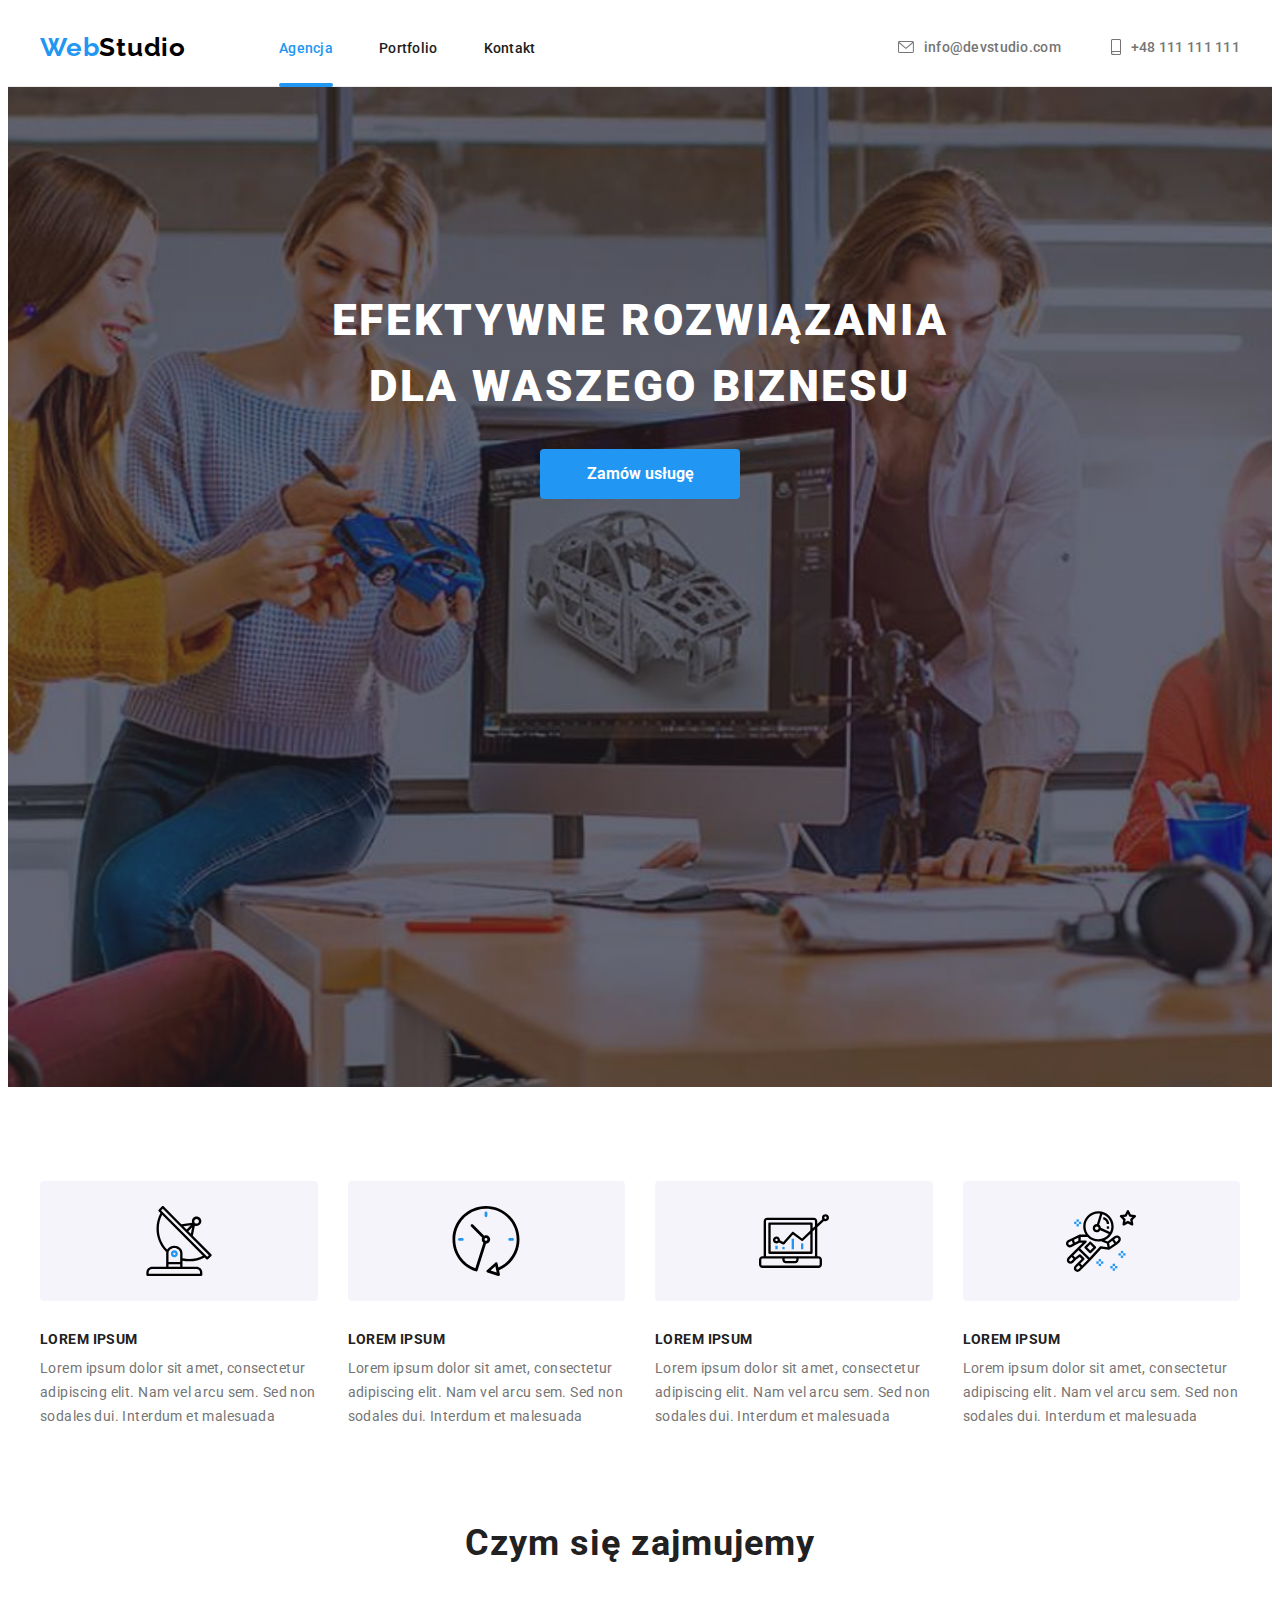
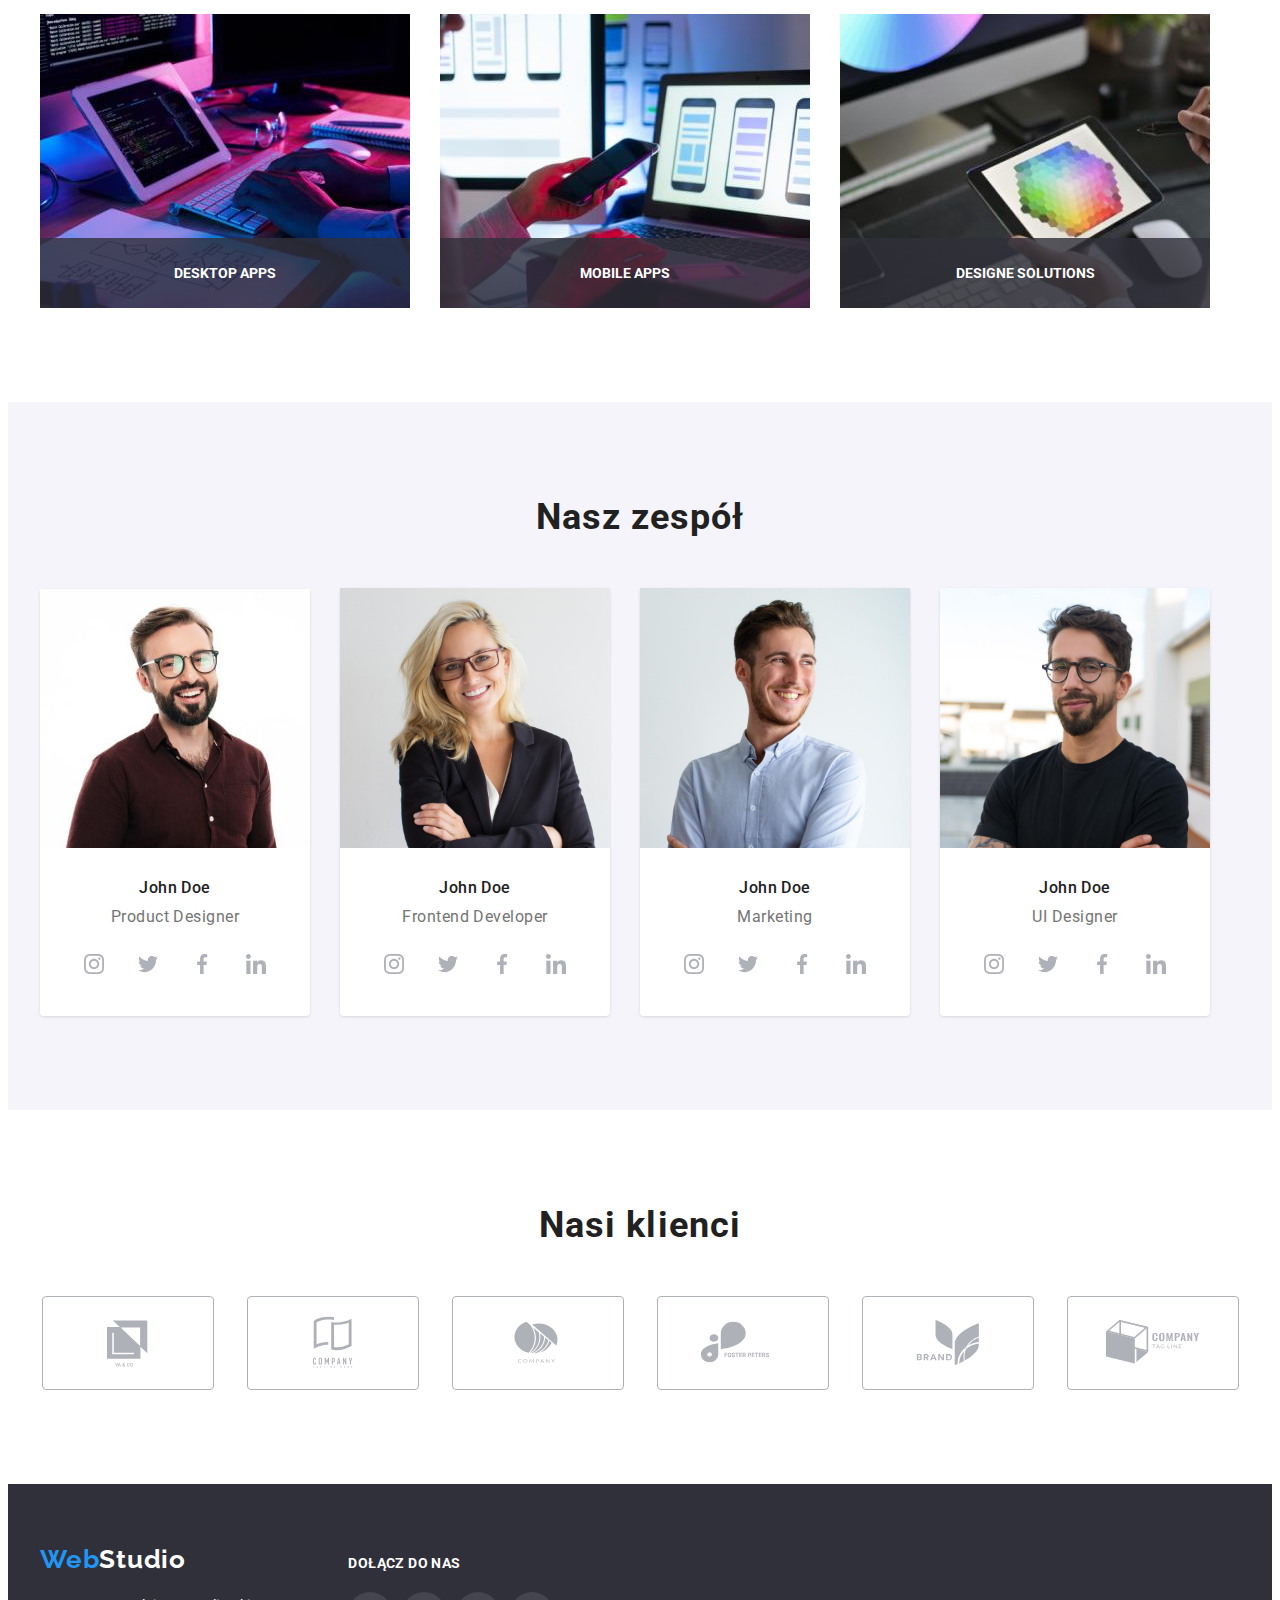
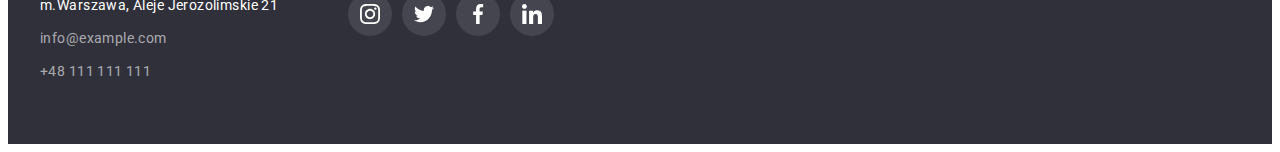
<file: index.html>
<!DOCTYPE html>
<html lang="en">
  <head>
    <meta charset="UTF-8" />
    <meta http-equiv="X-UA-Compatible" content="IE=edge" />
    <meta name="viewport" content="width=device-width, initial-scale=1.0" />
    <title>WebStudio</title>
    <link
      rel="stylesheet"
      href="https://cdnjs.cloudflare.com/ajax/libs/modern-normalize/1.1.0/modern-normalize.min.css"
      integrity="sha512-wpPYUAdjBVSE4KJnH1VR1HeZfpl1ub8YT/NKx4PuQ5NmX2tKuGu6U/JRp5y+Y8XG2tV+wKQpNHVUX03MfMFn9Q=="
      crossorigin="anonymous"
      referrerpolicy="no-referrer"
    />
    <link href="css/style.css" rel="stylesheet" />

    <link rel="preconnect" href="https://fonts.googleapis.com" />
    <link rel="preconnect" href="https://fonts.gstatic.com" crossorigin />
    <link
      href="https://fonts.googleapis.com/css2?family=Raleway:wght@700&family=Roboto:wght@400;500;700;900&display=swap"
      rel="stylesheet"
    />
  </head>
  <body>
    <header>
      <div class="conteiner header-wrap">
        <a href="index.html" class="logo-black">
          <span class="logo-blue">Web</span>Studio</a
        >
        <nav>
          <ul class="navi">
            <li class="underline-navi">
              <a href="index.html" class="header current">Agencja</a>
            </li>
            <li class="underline-navi">
              <a href="portfolio.html" class="header">Portfolio</a>
            </li>
            <li class="underline-navi">
              <a href="index.html" class="header">Kontakt</a>
            </li>
          </ul>
        </nav>
        <div class="contact-first-flex">
          <a
            href="mailto:info@devstudio.com"
            class="header-right contact-first"
          >
            <svg class="contact-icon mail">
              <use href="./images/icons/icons.svg#icon-mail"></use>
            </svg>
            info@devstudio.com</a
          >
          <a href="tel:+48111111111" class="header-right contact-first">
            <svg class="contact-icon phone">
              <use href="./images/icons/icons.svg#icon-smartphone"></use>
            </svg>
            +48 111 111 111
          </a>
        </div>
      </div>
    </header>
    <main>
      <section class="section-first">
        <div class="conteiner">
          <h1 class="section-title">
            EFEKTYWNE ROZWIĄZANIA DLA WASZEGO BIZNESU
          </h1>
          <button type="button" class="button-order" data-modal-open>
            Zamów usługę
          </button>
        </div>
      </section>
      <section class="section">
        <div class="conteiner">
          <h2 class="visually-hidden">Future</h2>
          <ul class="section-first-conteiner">
            <li>
              <div class="area-rectangle">
                <svg class="section-first-icon">
                  <use href="./images/icons/icons.svg#icon-antenna-1"></use>
                </svg>
              </div>
              <h3 class="list-title">LOREM IPSUM</h3>
              <p class="list-text">
                Lorem ipsum dolor sit amet, consectetur adipiscing elit. Nam vel
                arcu sem. Sed non sodales dui. Interdum et malesuada
              </p>
            </li>
            <li>
              <div class="area-rectangle">
                <svg class="section-first-icon">
                  <use href="./images/icons/icons.svg#icon-clock-2"></use>
                </svg>
              </div>
              <h3 class="list-title">LOREM IPSUM</h3>
              <p class="list-text">
                Lorem ipsum dolor sit amet, consectetur adipiscing elit. Nam vel
                arcu sem. Sed non sodales dui. Interdum et malesuada
              </p>
            </li>
            <li>
              <div class="area-rectangle">
                <svg class="section-first-icon">
                  <use href="./images/icons/icons.svg#icon-diagram-3"></use>
                </svg>
              </div>
              <h3 class="list-title">LOREM IPSUM</h3>
              <p class="list-text">
                Lorem ipsum dolor sit amet, consectetur adipiscing elit. Nam vel
                arcu sem. Sed non sodales dui. Interdum et malesuada
              </p>
            </li>
            <li>
              <div class="area-rectangle">
                <svg class="section-first-icon">
                  <use href="./images/icons/icons.svg#icon-astronaut-4"></use>
                </svg>
              </div>
              <h3 class="list-title">LOREM IPSUM</h3>
              <p class="list-text">
                Lorem ipsum dolor sit amet, consectetur adipiscing elit. Nam vel
                arcu sem. Sed non sodales dui. Interdum et malesuada
              </p>
            </li>
          </ul>
        </div>
      </section>
      <section class="section-second">
        <div class="conteiner">
          <h2 class="title">Czym się zajmujemy</h2>
          <ul class="img-conteiner">
            <li>
              <div class="img-fill">
                <img
                  src="images/img_1.jpg"
                  alt="typing on the keyboard with the bottom of the monitor and tablet visible "
                  width="370"
                  height="294"
                />
                <p class="img-shadow">DESKTOP APPS</p>
              </div>
            </li>
            <li>
              <div class="img-fill">
                <img
                  src="images/img_2.jpg"
                  alt="check layouts of texts in the computer for the phone "
                  width="370"
                  height="294"
                />
                <p class="img-shadow">MOBILE APPS</p>
              </div>
            </li>
            <li>
              <div class="img-fill">
                <img
                  src="images/img_3.jpg"
                  alt="selecting colors from the color palette on the tablet "
                  width="370"
                  height="294"
                />
                <p class="img-shadow">DESIGNE SOLUTIONS</p>
              </div>
            </li>
          </ul>
        </div>
      </section>
      <section class="section section-third">
        <div class="conteiner">
          <h2 class="section-third title-third">Nasz zespół</h2>
          <ul class="position-cointener">
            <li class="section-shadow">
              <img
                src="images/img_john1.jpg"
                alt="photo John Doe, who is Product Designer"
                width="270"
                height="260"
              />
              <div class="wrap-names">
                <h3 class="teams-names">John Doe</h3>
                <p class="teams-position">Product Designer</p>
                <ul class="wrap-icon-style">
                  <li>
                    <a href="https://www.instagram.com/" class="circle">
                      <svg class="icon-style-social">
                        <use
                          href="./images/icons/icons.svg#icon-instagram-2"
                        ></use>
                      </svg>
                    </a>
                  </li>
                  <li>
                    <a href="https://twitter.com/" class="circle">
                      <svg class="icon-style-social">
                        <use
                          href="./images/icons/icons.svg#icon-twitter-2"
                        ></use>
                      </svg>
                    </a>
                  </li>
                  <li>
                    <a href="https://www.facebook.com/" class="circle">
                      <svg class="icon-style-social">
                        <use
                          href="./images/icons/icons.svg#icon-facebook-3"
                        ></use>
                      </svg>
                    </a>
                  </li>
                  <li>
                    <a href="https://www.linkedin.com/home" class="circle">
                      <svg class="icon-style-social">
                        <use
                          href="./images/icons/icons.svg#icon-linkedin-4"
                        ></use>
                      </svg>
                    </a>
                  </li>
                </ul>
              </div>
            </li>
            <li class="section-shadow">
              <img
                src="images/img_john2.jpg"
                alt="photo John Doe, who is Frontend Developer"
                width="270"
                height="260"
              />
              <div class="wrap-names">
                <h3 class="teams-names">John Doe</h3>
                <p class="teams-position">Frontend Developer</p>
                <ul class="wrap-icon-style">
                  <li>
                    <a href="https://www.instagram.com/" class="circle">
                      <svg class="icon-style-social">
                        <use
                          href="./images/icons/icons.svg#icon-instagram-2"
                        ></use>
                      </svg>
                    </a>
                  </li>
                  <li>
                    <a href="https://twitter.com/" class="circle">
                      <svg class="icon-style-social">
                        <use
                          href="./images/icons/icons.svg#icon-twitter-2"
                        ></use>
                      </svg>
                    </a>
                  </li>
                  <li>
                    <a href="https://www.facebook.com/" class="circle">
                      <svg class="icon-style-social">
                        <use
                          href="./images/icons/icons.svg#icon-facebook-3"
                        ></use>
                      </svg>
                    </a>
                  </li>
                  <li>
                    <a href="https://www.linkedin.com/home" class="circle">
                      <svg class="icon-style-social">
                        <use
                          href="./images/icons/icons.svg#icon-linkedin-4"
                        ></use>
                      </svg>
                    </a>
                  </li>
                </ul>
              </div>
            </li>
            <li class="section-shadow">
              <img
                src="images/img_john3.jpg"
                alt="photo John Doe, who is Marketing"
                width="270"
                height="260"
              />
              <div class="wrap-names">
                <h3 class="teams-names">John Doe</h3>
                <p class="teams-position">Marketing</p>
                <ul class="wrap-icon-style">
                  <li>
                    <a href="https://www.instagram.com/" class="circle">
                      <svg class="icon-style-social">
                        <use
                          href="./images/icons/icons.svg#icon-instagram-2"
                        ></use>
                      </svg>
                    </a>
                  </li>
                  <li>
                    <a href="https://twitter.com/" class="circle">
                      <svg class="icon-style-social">
                        <use
                          href="./images/icons/icons.svg#icon-twitter-2"
                        ></use>
                      </svg>
                    </a>
                  </li>
                  <li>
                    <a href="https://www.facebook.com/" class="circle">
                      <svg class="icon-style-social">
                        <use
                          href="./images/icons/icons.svg#icon-facebook-3"
                        ></use>
                      </svg>
                    </a>
                  </li>
                  <li>
                    <a href="https://www.linkedin.com/home" class="circle">
                      <svg class="icon-style-social">
                        <use
                          href="./images/icons/icons.svg#icon-linkedin-4"
                        ></use>
                      </svg>
                    </a>
                  </li>
                </ul>
              </div>
            </li>
            <li class="section-shadow">
              <img
                src="images/img_john4.jpg"
                alt="photo John Doe, who is UI Designer"
                width="270"
                height="260"
              />
              <div class="wrap-names">
                <h3 class="teams-names">John Doe</h3>
                <p class="teams-position">UI Designer</p>
                <ul class="wrap-icon-style">
                  <li>
                    <a href="https://www.instagram.com/" class="circle">
                      <svg class="icon-style-social">
                        <use
                          href="./images/icons/icons.svg#icon-instagram-2"
                        ></use>
                      </svg>
                    </a>
                  </li>
                  <li>
                    <a href="https://twitter.com/" class="circle">
                      <svg class="icon-style-social">
                        <use
                          href="./images/icons/icons.svg#icon-twitter-2"
                        ></use>
                      </svg>
                    </a>
                  </li>
                  <li>
                    <a href="https://www.facebook.com/" class="circle">
                      <svg class="icon-style-social">
                        <use
                          href="./images/icons/icons.svg#icon-facebook-3"
                        ></use>
                      </svg>
                    </a>
                  </li>
                  <li>
                    <a href="https://www.linkedin.com/home" class="circle">
                      <svg class="icon-style-social">
                        <use
                          href="./images/icons/icons.svg#icon-linkedin-4"
                        ></use>
                      </svg>
                    </a>
                  </li>
                </ul>
              </div>
            </li>
          </ul>
        </div>
      </section>
      <section class="section">
        <div class="conteiner">
          <h2 class="title">Nasi klienci</h2>
          <ul class="wrap-icon-client">
            <li>
              <a href="portfolio.html" class="rectangle">
                <svg class="icon-style-client">
                  <use href="./images/icons/icons.svg#icon-Logo1"></use>
                </svg>
              </a>
            </li>
            <li>
              <a href="portfolio.html" class="rectangle">
                <svg class="icon-style-client">
                  <use href="./images/icons/icons.svg#icon-Logo2"></use>
                </svg>
              </a>
            </li>
            <li>
              <a href="portfolio.html" class="rectangle">
                <svg class="icon-style-client">
                  <use href="./images/icons/icons.svg#icon-Logo3"></use>
                </svg>
              </a>
            </li>
            <li>
              <a href="portfolio.html" class="rectangle">
                <svg class="icon-style-client">
                  <use href="./images/icons/icons.svg#icon-Logo4"></use>
                </svg>
              </a>
            </li>
            <li>
              <a href="portfolio.html" class="rectangle">
                <svg class="icon-style-client">
                  <use href="./images/icons/icons.svg#icon-Logo5"></use>
                </svg>
              </a>
            </li>
            <li>
              <a href="portfolio.html" class="rectangle">
                <svg class="icon-style-client">
                  <use href="./images/icons/icons.svg#icon-Logo6"></use>
                </svg>
              </a>
            </li>
          </ul>
        </div>
      </section>
    </main>
    <footer>
      <div class="conteiner footer-wrap-all">
        <div>
          <a href="index.html" class="logo-white"
            ><span class="logo-blue">Web</span>Studio</a
          >
          <address>
            <ul>
              <li class="wrap-footer">
                <a href="https://goo.gl/maps/FBTffH4sPDZAAGUj9" class="address"
                  >m.Warszawa, Aleje Jerozolimskie 21</a
                >
              </li>
              <li class="wrap-footer">
                <a href="mailto:info@example.com" class="contact-second"
                  >info@example.com</a
                >
              </li>
              <li class="wrap-footer">
                <a href="tel:+48111111111" class="contact-second"
                  >+48 111 111 111
                </a>
              </li>
            </ul>
          </address>
        </div>
        <div class="footer-social-conteiner">
          <p class="footer-title-social">DOŁĄCZ DO NAS</p>
          <ul class="footer-wrap-icon">
            <li>
              <a href="https://www.instagram.com/" class="footer-circle">
                <svg class="footer-icon-style">
                  <use href="./images/icons/icons.svg#icon-instagram-2"></use>
                </svg>
              </a>
            </li>
            <li>
              <a href="https://twitter.com/" class="footer-circle">
                <svg class="footer-icon-style">
                  <use href="./images/icons/icons.svg#icon-twitter-2"></use>
                </svg>
              </a>
            </li>
            <li>
              <a href="https://www.facebook.com/" class="footer-circle">
                <svg class="footer-icon-style">
                  <use href="./images/icons/icons.svg#icon-facebook-3"></use>
                </svg>
              </a>
            </li>
            <li>
              <a href="https://www.linkedin.com/" class="footer-circle">
                <svg class="footer-icon-style">
                  <use href="./images/icons/icons.svg#icon-linkedin-4"></use>
                </svg>
              </a>
            </li>
          </ul>
        </div>
      </div>
    </footer>
    <div class="backdrop is-hidden" data-modal>
      <div class="modal">
        <button type="button" class="close-btn" data-modal-close>
          <svg class="icon">
            <use href="./images/icons/icon_close.svg#icon-close"></use>
          </svg>
        </button>
      </div>
    </div>
    <script src="./js/modal.js"></script>
  </body>
</html>
</file>
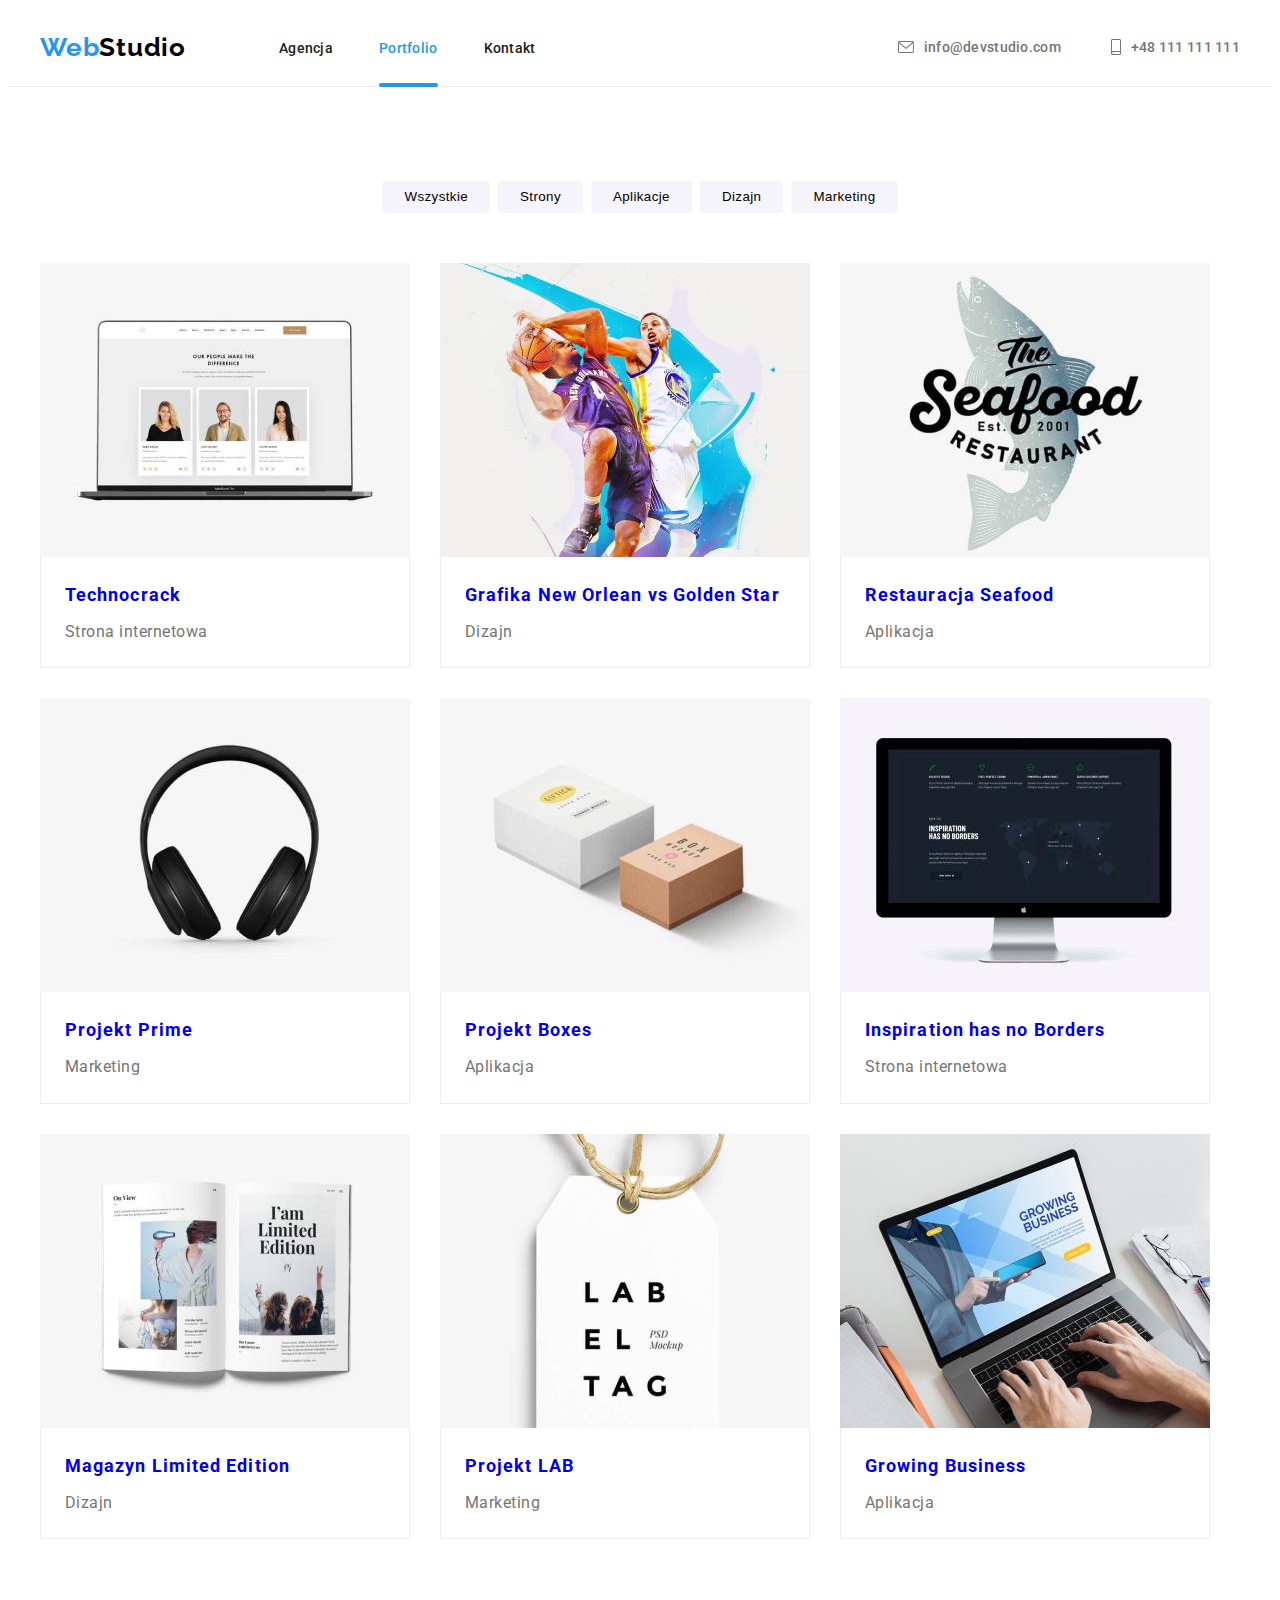
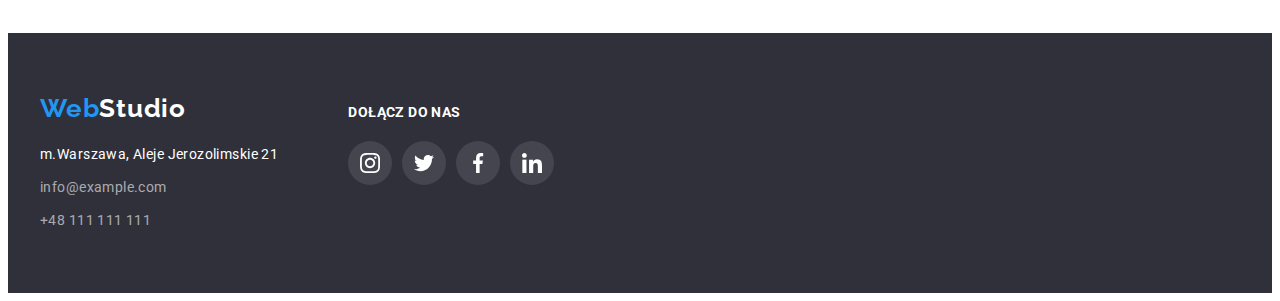
<file: portfolio.html>
<!DOCTYPE html>
<html lang="en">
  <head>
    <meta charset="UTF-8" />
    <meta http-equiv="X-UA-Compatible" content="IE=edge" />
    <meta name="viewport" content="width=device-width, initial-scale=1.0" />
    <title>Portfolio</title>
    <link
      rel="stylesheet"
      href="https://cdnjs.cloudflare.com/ajax/libs/modern-normalize/1.1.0/modern-normalize.min.css"
      integrity="sha512-wpPYUAdjBVSE4KJnH1VR1HeZfpl1ub8YT/NKx4PuQ5NmX2tKuGu6U/JRp5y+Y8XG2tV+wKQpNHVUX03MfMFn9Q=="
      crossorigin="anonymous"
      referrerpolicy="no-referrer"
    />
    <link href="css/style.css" rel="stylesheet" />
    <link rel="preconnect" href="https://fonts.googleapis.com" />
    <link rel="preconnect" href="https://fonts.gstatic.com" crossorigin />
    <link
      href="https://fonts.googleapis.com/css2?family=Raleway:wght@700&family=Roboto:wght@400;500;700;900&display=swap"
      rel="stylesheet"
    />
  </head>
  <body>
    <header>
      <div class="conteiner header-wrap">
        <a href="index.html" class="logo-black">
          <span class="logo-blue">Web</span>Studio</a
        >
        <nav>
          <ul class="navi">
            <li class="underline-navi">
              <a href="index.html" class="header">Agencja</a>
            </li>
            <li class="underline-navi">
              <a href="portfolio.html" class="header current">Portfolio</a>
            </li>
            <li class="underline-navi">
              <a href="index.html" class="header">Kontakt</a></li>
          </ul>
        </nav>
        <div class="contact-first-flex">
          <a href="mailto:info@devstudio.com" class="header-right contact-first">
            <svg class="contact-icon mail">
              <use href="./images/icons/icons.svg#icon-mail"></use>
            </svg>
            info@devstudio.com</a
          >
          <a href="tel:+48111111111" class="header-right contact-first">
            <svg class="contact-icon phone">
              <use href="./images/icons/icons.svg#icon-smartphone"></use>
            </svg>
            +48 111 111 111
          </a>
        </div>
      </div>
    </header>
    <main>
      <section class="portfolio-conteiner">
        <div class="conteiner">
          <h1 class="visually-hidden">Navigation</h2>
          <ul class="button-navi-all">
            <li>
              <button type="button" class="button-navi">Wszystkie</button>
            </li>
            <li><button type="button" class="button-navi">Strony</button></li>
            <li>
              <button type="button" class="button-navi">Aplikacje</button>
            </li>
            <li><button type="button" class="button-navi">Dizajn</button></li>
            <li>
              <button type="button" class="button-navi">Marketing</button>
            </li>
          </ul>
          <ul class="section-third-conteiner">
            <li>
              <a href="portfolio.html" class="portfolio-block">
                <div class="portfolio-fill">
              <img
                src="images/portfolio_1.jpg"
                alt="example website Technocrack"
                width="370"
                height="291"
              />
              <div class="portfolio-overlay">
                <p>
                Technocrack is a state-of-the-art coronavirus distribution platform. Companies use this platform for digital espionage and attacks on competitors' secure servers.</p>
             </div>
            </div>
                <div class="wrap-title">
              <h3 class="section-third-title">Technocrack</h3>
              <p class="section-third-type">Strona internetowa</p></div>
            </a>
            </li>
            <li>
              <div class="portfolio-fill">
              <a href="portfolio.html" class="portfolio-block">
              <img
                src="images/portfolio_2.jpg"
                alt="example dizajn graphic"
                width="370"
                height="294"
              /><div class="portfolio-overlay">
                <p>
                Technocrack is a state-of-the-art coronavirus distribution platform. Companies use this platform for digital espionage and attacks on competitors' secure servers.</p>
                </div></div>
              <div class="wrap-title">
              <h3 class="section-third-title">
                Grafika New Orlean vs Golden Star
              </h3>
              <p class="section-third-type">Dizajn</p></div>
              </a>
            </li>
            <li >
              <div class="portfolio-fill">
              <a href="portfolio.html" class="portfolio-block">
              <img
                src="images/portfolio_3.jpg"
                alt="example app restaurant The seafood"
                width="370"
                height="294"
              /><div class="portfolio-overlay">
                <p>
                Technocrack is a state-of-the-art coronavirus distribution platform. Companies use this platform for digital espionage and attacks on competitors' secure servers.</p>
                </div></div>
              <div class="wrap-title">
              <h3 class="section-third-title">Restauracja Seafood</h3>
              <p class="section-third-type">Aplikacja</p></div>
              </a>
            </li>
            <li>
              <div class="portfolio-fill">
              <a href="portfolio.html" class="portfolio-block">
              <img
                src="images/portfolio_4.jpg"
                alt="example marketing in project Prime"
                width="370"
                height="294"
              />
              <div  class="portfolio-overlay">
                <p>
                Technocrack is a state-of-the-art coronavirus distribution platform. Companies use this platform for digital espionage and attacks on competitors' secure servers.</p>
                </div></div>
              <div class="wrap-title">
              <h3 class="section-third-title">Projekt Prime</h3>
              <p class="section-third-type">Marketing</p></div>
              </a>
            </li>
            <li>
              <div class="portfolio-fill">
              <a href="portfolio.html" class="portfolio-block">
              <img
                src="images/portfolio_5.jpg"
                alt="Example app project Boxes"
                width="370"
                height="294"
              /><div class="portfolio-overlay">
                <p>
                Technocrack is a state-of-the-art coronavirus distribution platform. Companies use this platform for digital espionage and attacks on competitors' secure servers.</p>
                </div></div>
              <div class="wrap-title">
              <h3 class="section-third-title">Projekt Boxes</h3>
              <p class="section-third-type">Aplikacja</p></div>
              </a>
            </li>
            <li>
              <div class="portfolio-fill">
              <a href="portfolio.html" class="portfolio-block">
              <img
                src="images/portfolio_6.jpg"
                alt="example website Inspiration has no Borders"
                width="370"
                height="294"
              />
              <div class="portfolio-overlay">
                <p>
                Technocrack is a state-of-the-art coronavirus distribution platform. Companies use this platform for digital espionage and attacks on competitors' secure servers.</p>
                </div></div>
              <div class="wrap-title">
              <h3 class="section-third-title">Inspiration has no Borders</h3>
              <p class="section-third-type">Strona internetowa</p></div>
              </a>
            </li>
            <li>
              <div class="portfolio-fill">
              <a href="portfolio.html" class="portfolio-block">
              <img
                src="images/portfolio_7.jpg"
                alt="example dizajn Magazine Limited Edition"
                width="370"
                height="294"
              />
              <div class="portfolio-overlay">
                <p>
                Technocrack is a state-of-the-art coronavirus distribution platform. Companies use this platform for digital espionage and attacks on competitors' secure servers.</p>
                </div></div>
              <div class="wrap-title">
              <h3 class="section-third-title">Magazyn Limited Edition</h3>
              <p class="section-third-type">Dizajn</p></div>
              </a>
            </li>
            <li>
              <div class="portfolio-fill">
              <a href="portfolio.html" class="portfolio-block">
              <img
                src="images/portfolio_8.jpg"
                alt="example marketing in project LAB"
                width="370"
                height="294"
              />
              <div class="portfolio-overlay">
                <p>
                Technocrack is a state-of-the-art coronavirus distribution platform. Companies use this platform for digital espionage and attacks on competitors' secure servers.</p>
                </div></div>
              <div class="wrap-title">
              <h3 class="section-third-title">Projekt LAB</h3>
              <p class="section-third-type">Marketing</p></div>
              </a>
            </li>
            <li >
              <div class="portfolio-fill">
              <a href="portfolio.html" class="portfolio-block">
              <img
                src="images/portfolio_9.jpg"
                alt="Example app Growing Business"
                width="370"
                height="294"
              /><div class="portfolio-overlay">
                <p>
                Technocrack is a state-of-the-art coronavirus distribution platform. Companies use this platform for digital espionage and attacks on competitors' secure servers.</p>
                </div></div>
              <div class="wrap-title">
              <h3 class="section-third-title">Growing Business</h3>
              <p class="section-third-type">Aplikacja</p></div>
              </a>
            </li>
          </ul>
        </div>
      </section>
    </main>
    <footer>
      <div class="conteiner footer-wrap-all">
        <div>
          <a href="index.html" class="logo-white"
            ><span class="logo-blue">Web</span>Studio</a
          >
          <address>
            <ul>
              <li class="wrap-footer">
                <a href="https://goo.gl/maps/FBTffH4sPDZAAGUj9" class="address"
                  >m.Warszawa, Aleje Jerozolimskie 21</a
                >
              </li>
              <li class="wrap-footer">
                <a href="mailto:info@example.com" class="contact-second"
                  >info@example.com</a
                >
              </li>
              <li class="wrap-footer">
                <a href="tel:+48111111111" class="contact-second"
                  >+48 111 111 111
                </a>
              </li>
            </ul>
          </address>
        </div>
        <div class="footer-social-conteiner">
          <p class="footer-title-social">DOŁĄCZ DO NAS</p>
          <ul class="footer-wrap-icon">
            <li>
              <a href="https://www.instagram.com/" class="footer-circle">
                <svg class="footer-icon-style">
                  <use href="./images/icons/icons.svg#icon-instagram-2"></use>
                </svg>
              </a>
            </li>
            <li>
              <a href="https://twitter.com/" class="footer-circle">
                <svg class="footer-icon-style">
                  <use href="./images/icons/icons.svg#icon-twitter-2"></use>
                </svg>
              </a>
            </li>
            <li>
              <a href="https://www.facebook.com/" class="footer-circle">
                <svg class="footer-icon-style">
                  <use href="./images/icons/icons.svg#icon-facebook-3"></use>
                </svg>
              </a>
            </li>
            <li>
              <a href="https://www.linkedin.com/" class="footer-circle">
                <svg class="footer-icon-style">
                  <use href="./images/icons/icons.svg#icon-linkedin-4"></use>
                </svg>
              </a>
            </li>
          </ul>
        </div>
      </div>
    </footer>
  </body>
</html>
</file>
<file: css/style.css>
:root {
  --main-text-color: #212121;
  --secondary-text-color: #ffffff;
  --ouwer-text-color: #757575;
  --acent-color: #2196f3;
  --logo-color-text: #000000;
  --background-footer-color: #2f303a;
  --buttons-port-color: #f5f4fa;
  --footer-text-color: rgba(255, 255, 255, 0.6);
  --icon-social-color: #afb1b8;
  --contener-color: #eeeeee;
  --line-color: #ececec;
  --background-all-color: #e5e5e5;
  --main-font: "Roboto", sans-serif;
  --footer-circle-color: #ffffff1a;
}

body {
  font-family: var(--main-font);
  color: var(--main-text-color);
}

ul,
ol {
  list-style: none;
  padding-left: 0;
  margin: 0;
}
h1,
h2,
h3,
p {
  margin: 0;
}

img {
  display: block;
  max-width: 100%;
  height: auto;
}

a {
  text-decoration: none;
}

address {
  font-style: normal;
  margin-top: 20px;
}

button {
  display: block;
  cursor: pointer;
  border: none;
  border-radius: 4px;
}

.section {
  padding-top: 94px;
  padding-bottom: 94px;
}

.conteiner {
  width: 1200px;
  margin: 0 auto;
  padding: 0 15px;
}

.logo-black {
  font-family: "Raleway", sans-serif;
  color: var(--logo-color-text);
  font-weight: 700;
  font-size: 26px;
  letter-spacing: 0.03em;
  text-decoration: none;
  line-height: 1.17;
}

.logo-blue {
  color: var(--acent-color);
}

header {
  border-bottom: 1px solid var(--line-color);
}

.header-wrap {
  display: flex;
  align-items: center;
}

.header-right {
  font-size: 14px;
  font-weight: 500;
  letter-spacing: 0.02em;
  text-align: left;
  text-decoration: none;
  color: var(--main-text-color);
  padding: 31px 0;
  transition: color 250ms cubic-bezier(0.4, 0, 0.2, 1);
}

.header {
  position: relative;
  font-size: 14px;
  font-weight: 500;
  letter-spacing: 0.02em;
  text-align: left;
  text-decoration: none;
  color: var(--main-text-color);
  padding: 31px 0;
  transition: color 250ms cubic-bezier(0.4, 0, 0.2, 1);
}

.header:hover,
.header:focus {
  color: var(--acent-color);
}

.header:hover::after,
.header:focus::after {
  position: absolute;
  content: "";
  bottom: 0;
  left: 0;
  width: 0;
  height: 4px;
  width: 100%;
  border-radius: 2px;
  background-color: var(--acent-color);
}

.current {
  color: var(--acent-color);
  position: relative;
}

.current::after {
  display: block;
  position: absolute;
  content: "";
  bottom: 0;
  height: 4px;
  width: 100%;
  border-radius: 2px;
  background-color: var(--acent-color);
}

nav {
  margin-left: 93px;
}

.navi {
  display: flex;
  align-items: center;
  margin: 0px;
  padding: 0px;
  gap: 46px;
}

.contact-icon {
  border-radius: 0px;
  margin-right: 10px;
}

.phone {
  height: 16px;
  width: 10px;
  fill: currentColor;
}

.phone:hover,
.phone:active,
.phone:focus {
  fill: var(--acent-color);
  cursor: pointer;
}

.mail {
  height: 12px;
  width: 16px;
  fill: currentColor;
}

.mail:hover,
.mail:active,
.mail:focus {
  fill: var(--acent-color);
  cursor: pointer;
}

.contact-first {
  color: var(--ouwer-text-color);
  fill: var(--ouwer-text-color;);
  display: flex;
  align-items: center;
}

.contact-first:hover,
.contact-first:focus {
  color: var(--acent-color);
}

.contact-first-flex {
  margin-left: auto;
  display: flex;
  gap: 50px;
}

.section-title {
  font-size: 44px;
  font-weight: 900;
  letter-spacing: 0.06em;
  text-align: center;
  color: var(--secondary-text-color);
  line-height: 1.5;
  width: 696px;
  margin: 0 auto;
}

.section-first {
  text-align: center;
  padding: 200px 0;
  background-image: linear-gradient(
      to bottom,
      rgba(47, 48, 58, 0.4),
      rgba(47, 48, 58, 0.4)
    ),
    url(../images/first_img.jpg);
  background-repeat: no-repeat;
  background-size: cover;
  background-position: center;
  background-color: var(--background-footer-color);
  max-width: 1600px;
  height: 600px;
  margin: 0 auto;
}

.button-order {
  background-color: var(--acent-color);
  color: var(--secondary-text-color);
  cursor: pointer;
  font-family: var(--main-font);
  font-weight: 700;
  font-size: 16px;
  line-height: 1.875;
  min-width: 200px;
  padding: 10px 42px;
  border: none;
  border-radius: 4px;
  display: flex;
  justify-content: center;
  align-items: center;
  margin: 0 auto;
  margin-top: 30px;
  transition: color 250ms cubic-bezier(0.4, 0, 0.2, 1),
    background-color 250ms cubic-bezier(0.4, 0, 0.2, 1);
}

.button-order:hover,
.button-order:focus {
  background-color: var(--buttons-port-color);
  color: var(--main-text-color);
}

.visually-hidden {
  position: absolute;
  width: 1px;
  height: 1px;
  margin: -1px;
  border: 0;
  padding: 0;
  white-space: nowrap;
  clip-path: insert(100%);
  overflow: hidden;
}

.section-first-conteiner {
  display: flex;
  gap: 30px;
}

.area-rectangle {
  background-color: var(--buttons-port-color);
  height: 120px;
  display: flex;
  align-items: center;
  justify-content: center;
  border-radius: 4px;
}

.section-first-icon {
  height: 70px;
  width: 70px;
}

.list-title {
  font-weight: 700;
  font-size: 14px;
  letter-spacing: 0.03em;
  margin-top: 30px;
}

.list-text {
  color: var(--ouwer-text-color);
  font-size: 14px;
  letter-spacing: 0.03em;
  line-height: 1.7;
  margin-top: 10px;
}

.title {
  font-size: 36px;
  font-weight: 700;
  letter-spacing: 0.03em;
  margin-bottom: 50px;
  text-align: center;
  fill: var(--ouwer-text-color);
}

.section-second {
  padding-bottom: 94px;
}

.img-conteiner {
  display: flex;
  gap: 30px;
}

.img-fill {
  position: relative;
}

.img-shadow {
  position: absolute;
  display: flex;
  align-items: center;
  justify-content: center;
  background-color: rgba(47, 48, 58, 0.8);
  width: 370px;
  height: 70px;
  color: var(--secondary-text-color);
  font-weight: 700;
  font-size: 14px;
  line-height: 1.17;
  z-index: 1;
  bottom: 0;
}

.section-third {
  background-color: var(--buttons-port-color);
}

.title-third {
  font-size: 36px;
  font-weight: 700;
  letter-spacing: 0.03em;
  margin-bottom: 50px;
  text-align: center;
}

.position-cointener {
  display: flex;
  gap: 30px;
  align-items: center;
}

.social-conteiner {
  padding-bottom: 18px;
}

.wrap-names {
  padding-top: 30px;
  padding-bottom: 30px;
}

.teams-names {
  font-weight: 500;
  font-size: 16px;
  line-height: 1.19;
  letter-spacing: 0.03em;
  text-align: center;
}

.teams-position {
  font-size: 16px;
  font-weight: 400;
  letter-spacing: 0.03em;
  color: var(--ouwer-text-color);
  text-align: center;
  margin-top: 10px;
}

.wrap-icon-style {
  display: flex;
  gap: 10px;
  align-items: center;
  justify-content: center;
  margin-top: 16px;
}

.icon-style-social {
  fill: currentColor;
  width: 20px;
  height: 20px;
}

.circle {
  width: 44px;
  height: 44px;
  border-radius: 50%;
  color: var(--icon-social-color);
  display: flex;
  justify-content: center;
  align-items: center;
  transition: color 250ms cubic-bezier(0.4, 0, 0.2, 1),
    background-color 250ms cubic-bezier(0.4, 0, 0.2, 1);
}

.circle:hover,
.circle:active,
.circle:focus {
  background-color: var(--acent-color);
  color: var(--secondary-text-color);
}

.section-shadow {
  box-shadow: 0px 2px 1px 0px #00000033;
  box-shadow: 0px 1px 1px 0px #00000024;
  box-shadow: 0px 1px 3px 0px #0000001f;
  background-color: var(--secondary-text-color);
  border-radius: 4px;
}

.wrap-icon-client {
  display: flex;
  gap: 30px;
  justify-content: space-around;
  align-items: center;
}

.rectangle {
  width: 170px;
  height: 92px;
  border: 1px solid;
  border-color: currentColor;
  border-radius: 4px;
  color: var(--icon-social-color);
  display: flex;
  justify-content: center;
  align-items: center;
  transition: color 250ms cubic-bezier(0.4, 0, 0.2, 1);
}

.rectangle:hover,
.rectangle:active,
.rectangle:focus {
  color: var(--acent-color);
  outline: transparent;
}

.icon-style-client {
  fill: currentColor;
  width: 106px;
  height: 60px;
}

footer {
  background-color: var(--background-footer-color);
  padding: 60px 0;
}

.logo-white {
  font-family: "Raleway";
  color: var(--secondary-text-color);
  font-weight: 700;
  font-size: 26px;
  letter-spacing: 0.03em;
  text-align: left;
  text-decoration: none;
  display: flex;
}

.address {
  font-size: 14px;
  font-weight: 400;
  letter-spacing: 0.03em;
  text-align: left;
  color: var(--secondary-text-color);
  text-decoration: none;
  line-height: 1.7;
  font-style: normal;
  display: flex;
}

.contact-second {
  text-decoration: none;
  font-size: 14px;
  font-weight: 400;
  letter-spacing: 0.03em;
  text-align: left;
  color: var(--footer-text-color);
  line-height: 1.7;
  font-style: normal;
  display: flex;
  transition: color 250ms cubic-bezier(0.4, 0, 0.2, 1);
}

.contact-second:hover,
.contact-second:focus {
  color: var(--acent-color);
}

.footer-wrap-all {
  display: flex;
  align-items: baseline;
}

.wrap-footer:not(:last-child) {
  margin-bottom: 9px;
}

.footer-social-conteiner {
  margin-left: 70px;
}

.footer-title-social {
  color: var(--secondary-text-color);
  font-size: 14px;
  font-weight: 700;
  font-style: bold;
  letter-spacing: 0.03em;
  text-align: left;
  line-height: 1.17;
  margin-bottom: 20px;
}

.footer-wrap-icon {
  display: flex;
  gap: 10px;
}

.footer-circle {
  width: 44px;
  height: 44px;
  border-radius: 50%;
  background-color: var(--footer-circle-color);
  display: flex;
  justify-content: center;
  align-items: center;
  transition: color 250ms cubic-bezier(0.4, 0, 0.2, 1),
    background-color 250ms cubic-bezier(0.4, 0, 0.2, 1);
}

.footer-circle:hover,
.footer-circle:active,
.footer-circle:focus {
  background-color: var(--acent-color);
}

.footer-icon-style {
  fill: var(--secondary-text-color);
  width: 20px;
  height: 20px;
}

.portfolio-conteiner {
  padding-top: 94px;
  padding-bottom: 94px;
}

.button-navi {
  letter-spacing: 0.03em;
  text-align: center;
  font-weight: 500;
  background: var(--buttons-port-color);
  border-radius: 4px;
  line-height: 1.5;
  padding: 6px 22px;
  transition: color 250ms cubic-bezier(0.4, 0, 0.2, 1),
    background-color 250ms cubic-bezier(0.4, 0, 0.2, 1),
    box-shadow 250ms cubic-bezier(0.4, 0, 0.2, 1);
}

.button-navi:hover,
.button-navi:focus {
  background-color: var(--acent-color);
  color: var(--secondary-text-color);
  box-shadow: 0px 2px 2px 0px #0000001f;
  box-shadow: 0px 1px 2px 0px #00000014;
  box-shadow: 0px 3px 1px 0px #0000001a;
}

.button-navi-all {
  display: flex;
  justify-content: center;
  gap: 8px;
  margin-bottom: 50px;
}

.section-third-title {
  font-size: 18px;
  font-weight: 700;
  letter-spacing: 0.06em;
  text-align: left;
  line-height: 2;
}

.section-third-type {
  letter-spacing: 0.03em;
  text-align: left;
  color: var(--ouwer-text-color);
  line-height: 1.9;
  font-size: 16px;
  font-weight: 400;
  margin-top: 4px;
}

.section-third-conteiner {
  display: flex;
  flex-wrap: wrap;
  gap: 30px;
}

.wrap-title {
  border: 1px solid var(--contener-color);
  border-top: 0;
  padding: 20px 24px;
}

.backdrop {
  position: fixed;
  top: 0;
  left: 0;
  width: 100%;
  height: 100%;
  background-color: #00000033;
  transition: opacity 250ms cubic-bezier(0.4, 0, 0.2, 1),
    visibility 250ms cubic-bezier(0.4, 0, 0.2, 1);
}

.modal {
  position: absolute;
  width: 528px;
  min-height: 581px;
  background-color: var(--secondary-text-color);
  border: 1px solid #0000001a;
  border-radius: 4px;
  box-shadow: 0px 2px 1px 0px #00000033;
  box-shadow: 0px 1px 1px 0px #00000024;
  box-shadow: 0px 1px 3px 0px #0000001f;
  animation-name: appearModal;
  animation-duration: 3000ms;
  animation-timing-function: linear;
  animation-iteration-count: 3;
  top: 50%;
  left: 50%;
  transform: translate(-50%, -50%);
}

.close-btn {
  position: absolute;
  top: 8px;
  right: 8px;
  width: 30px;
  height: 30px;
  background-color: var(--secondary-text-color);

  cursor: pointer;
}

.icon {
  width: 30px;
  height: 30px;
  border-radius: 50%;
  border: 1px solid rgba(0, 0, 0, 0.1);
}

.is-hidden {
  opacity: 0;
  visibility: hidden;
  pointer-events: none;
}

@keyframes appearModal {
  0% {
    transform: scale(1);
  }

  50% {
    transform: scale(1.25);
  }

  100% {
    transform: scale(1);
  }
}

.portfolio-block {
  width: 370px;
  display: block;
  transition: box-shadow 250ms cubic-bezier(0.4, 0, 0.2, 1);
}

.portfolio-block:active,
.portfolio-block:focus,
.portfolio-block:hover,
.portfolio-block:visited {
  color: var(--logo-color-text);
}

.portfolio-block:hover .portfolio-overlay,
.portfolio-block:focus .portfolio-overlay {
  transform: translateY(0%);
  box-shadow: 1px 4px 6px 0px #00000029;
  box-shadow: 0px 4px 4px 0px #0000000f;
  box-shadow: 0px 1px 1px 0px #0000001f;
}

.portfolio-fill {
  position: relative;
  overflow: hidden;
}
.portfolio-overlay {
  position: absolute;
  top: 0;
  left: 0;
  width: 100%;
  height: 100%;
  transform: translateY(100%);
  transition: transform 250ms cubic-bezier(0.4, 0, 0.2, 1);
  display: flex;
  align-items: center;
  justify-content: center;
  font-size: 18px;
  line-height: 1.5;
  letter-spacing: 0.03em;
  padding-left: 24px;
  background-color: var(--acent-color);
  color: var(--secondary-text-color);
  opacity: 0.9;
}
</file>
